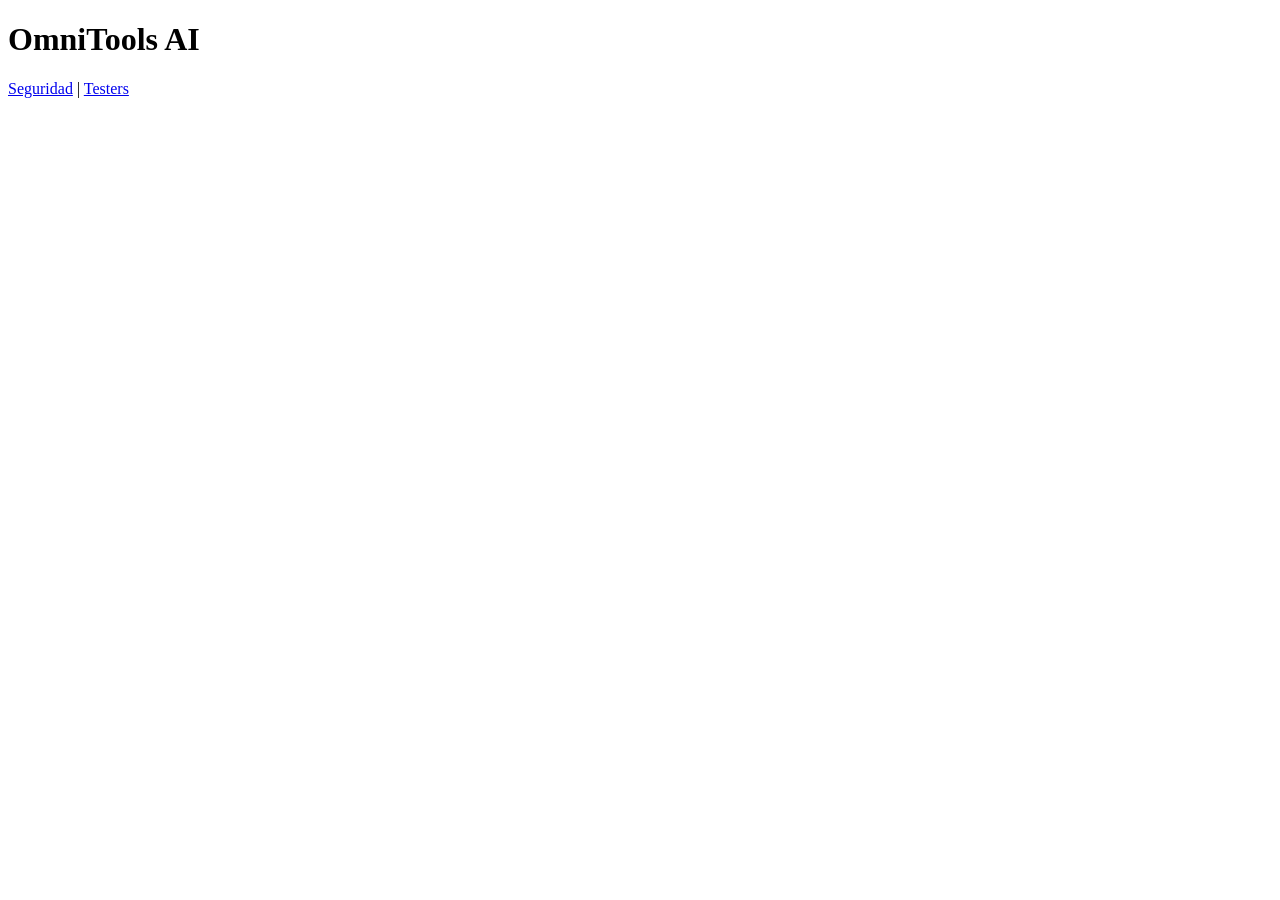
<file: temlpates/index.html>
<!DOCTYPE html>
<html>
<head><title>OmniTools AI</title></head>
<body>
    <h1>OmniTools AI</h1>
    <nav>
        <a href="/seguridad">Seguridad</a> | 
        <a href="/testers">Testers</a>
    </nav>
</body>
</html>
</file>
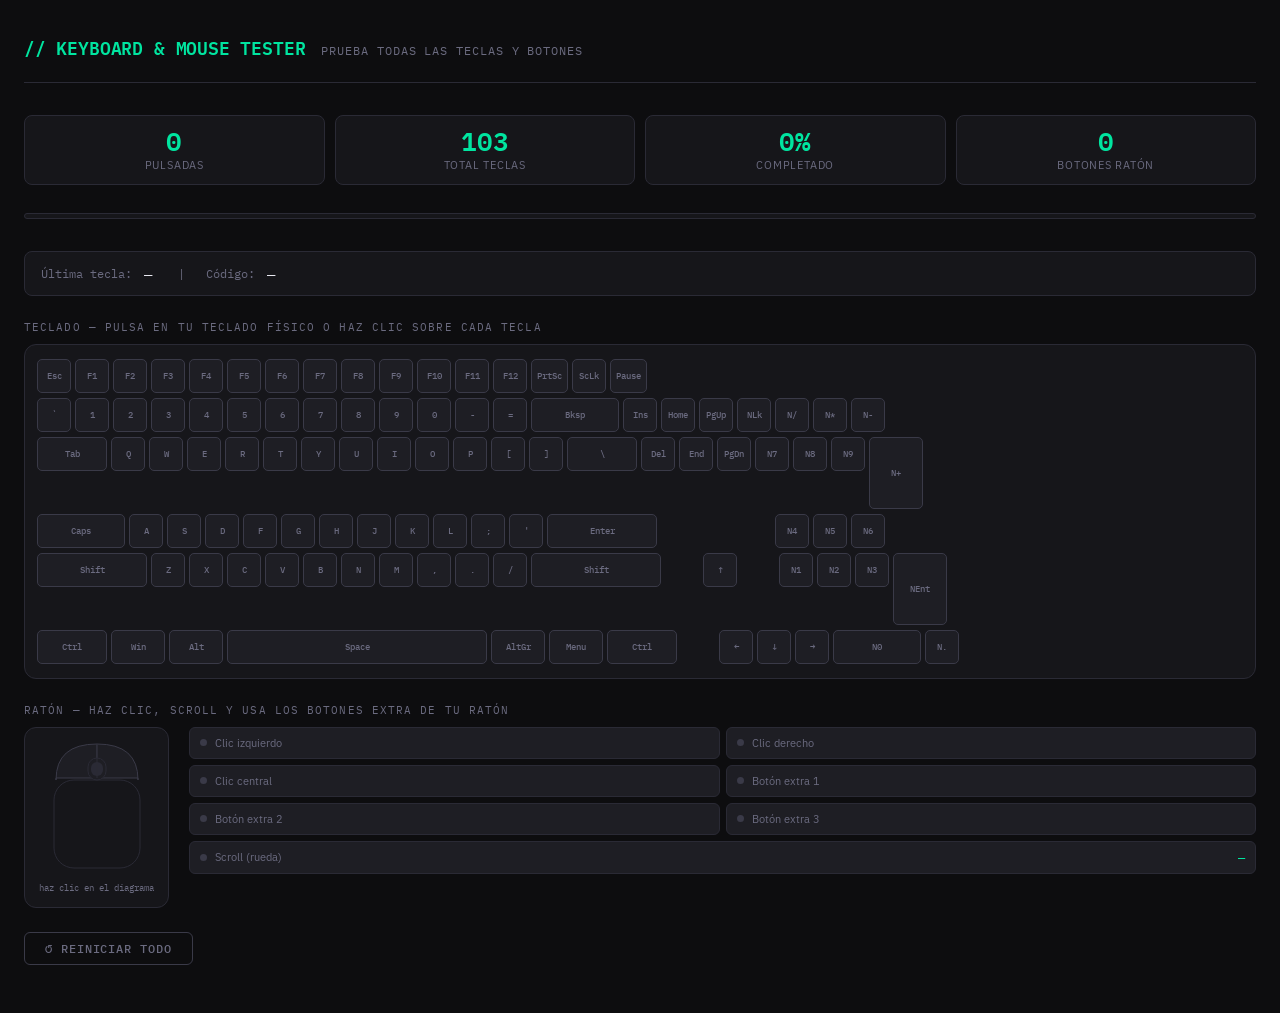
<file: templates/tester_teclado_raton.html>
<!DOCTYPE html>
<html lang="es">
<head>
<meta charset="UTF-8">
<meta name="viewport" content="width=device-width, initial-scale=1.0">
<title>Tester de Teclado y Ratón</title>
<style>
  @import url('https://fonts.googleapis.com/css2?family=IBM+Plex+Mono:wght@400;500;600&family=IBM+Plex+Sans:wght@400;500;600&display=swap');

  *, *::before, *::after { box-sizing: border-box; margin: 0; padding: 0; }

  :root {
    --bg: #0d0d0f;
    --surface: #16161a;
    --surface2: #1e1e24;
    --border: #2a2a35;
    --border2: #3a3a48;
    --text: #e8e8f0;
    --muted: #6b6b80;
    --accent: #00e5a0;
    --accent2: #00b57d;
    --accent-dim: rgba(0,229,160,0.12);
    --accent-glow: rgba(0,229,160,0.25);
    --danger: #ff4757;
  }

  body {
    background: var(--bg);
    color: var(--text);
    font-family: 'IBM Plex Sans', monospace;
    min-height: 100vh;
    padding: 2rem 1.5rem 3rem;
    user-select: none;
  }

  header {
    display: flex;
    align-items: baseline;
    gap: 1rem;
    margin-bottom: 2rem;
    border-bottom: 1px solid var(--border);
    padding-bottom: 1.25rem;
  }

  header h1 {
    font-family: 'IBM Plex Mono', monospace;
    font-size: 1.1rem;
    font-weight: 600;
    color: var(--accent);
    letter-spacing: -0.01em;
  }

  header span {
    font-family: 'IBM Plex Mono', monospace;
    font-size: 0.72rem;
    color: var(--muted);
    letter-spacing: 0.08em;
    text-transform: uppercase;
  }

  .stats-row {
    display: grid;
    grid-template-columns: repeat(4, 1fr);
    gap: 10px;
    margin-bottom: 1.75rem;
  }

  .stat {
    background: var(--surface);
    border: 1px solid var(--border);
    border-radius: 8px;
    padding: 12px 16px;
    text-align: center;
  }

  .stat-val {
    font-family: 'IBM Plex Mono', monospace;
    font-size: 1.6rem;
    font-weight: 600;
    color: var(--accent);
    line-height: 1;
    margin-bottom: 4px;
  }

  .stat-lbl {
    font-size: 0.68rem;
    color: var(--muted);
    text-transform: uppercase;
    letter-spacing: 0.07em;
  }

  .progress-wrap {
    background: var(--surface);
    border-radius: 99px;
    height: 6px;
    margin-bottom: 2rem;
    overflow: hidden;
    border: 1px solid var(--border);
  }

  .progress-bar {
    height: 100%;
    background: var(--accent);
    border-radius: 99px;
    transition: width 0.35s cubic-bezier(.4,0,.2,1);
    box-shadow: 0 0 10px var(--accent-glow);
    width: 0%;
  }

  /* KEYBOARD */
  .section-label {
    font-family: 'IBM Plex Mono', monospace;
    font-size: 0.68rem;
    color: var(--muted);
    text-transform: uppercase;
    letter-spacing: 0.1em;
    margin-bottom: 10px;
  }

  .keyboard {
    background: var(--surface);
    border: 1px solid var(--border);
    border-radius: 12px;
    padding: 14px 12px;
    margin-bottom: 1.5rem;
    display: flex;
    flex-direction: column;
    gap: 5px;
    overflow-x: auto;
  }

  .kb-row {
    display: flex;
    gap: 4px;
    justify-content: flex-start;
  }

  .key {
    min-width: 34px;
    height: 34px;
    border-radius: 5px;
    border: 1px solid var(--border2);
    background: var(--surface2);
    font-family: 'IBM Plex Mono', monospace;
    font-size: 9px;
    font-weight: 500;
    color: var(--muted);
    display: flex;
    align-items: center;
    justify-content: center;
    cursor: pointer;
    transition: background 0.1s, color 0.1s, border-color 0.1s, box-shadow 0.1s;
    padding: 0 5px;
    flex-shrink: 0;
    white-space: nowrap;
    position: relative;
  }

  .key:hover {
    border-color: var(--border2);
    background: #252530;
  }

  .key.pressed {
    background: var(--accent-dim);
    color: var(--accent);
    border-color: var(--accent2);
    box-shadow: 0 0 8px var(--accent-glow), inset 0 0 6px rgba(0,229,160,0.08);
  }

  .key.gap { background: none; border: none; cursor: default; pointer-events: none; }

  .w2  { min-width: 54px; }
  .w3  { min-width: 70px; }
  .w4  { min-width: 88px; }
  .w5  { min-width: 110px; }
  .w6  { min-width: 130px; }
  .w7  { min-width: 150px; }
  .sp  { min-width: 260px; }
  .h2  { height: 72px; }

  /* MOUSE SECTION */
  .bottom-grid {
    display: grid;
    grid-template-columns: auto 1fr;
    gap: 20px;
    align-items: start;
    margin-bottom: 1.5rem;
  }

  .mouse-wrap {
    background: var(--surface);
    border: 1px solid var(--border);
    border-radius: 12px;
    padding: 14px;
  }

  .mouse-svg-area {
    display: flex;
    justify-content: center;
    margin-bottom: 10px;
  }

  .mouse-body-svg {
    width: 90px;
  }

  .mbtn-shape { fill: var(--surface2); stroke: var(--border2); stroke-width: 1; transition: fill 0.1s, stroke 0.1s; }
  .mbtn-shape.pressed { fill: var(--accent-dim); stroke: var(--accent2); }

  .mouse-info-grid {
    display: grid;
    grid-template-columns: 1fr 1fr;
    gap: 6px;
  }

  .mbtn-row {
    display: flex;
    align-items: center;
    gap: 8px;
    padding: 8px 10px;
    border-radius: 6px;
    background: var(--surface2);
    border: 1px solid var(--border);
    font-size: 11px;
    color: var(--muted);
    transition: border-color 0.1s, color 0.1s;
    cursor: default;
  }

  .mbtn-row.active {
    border-color: var(--accent2);
    color: var(--accent);
  }

  .dot {
    width: 7px; height: 7px;
    border-radius: 50%;
    background: var(--border2);
    flex-shrink: 0;
    transition: background 0.1s;
  }

  .mbtn-row.active .dot { background: var(--accent); box-shadow: 0 0 5px var(--accent-glow); }

  .scroll-info {
    grid-column: span 2;
    display: flex;
    align-items: center;
    gap: 8px;
    padding: 8px 10px;
    border-radius: 6px;
    background: var(--surface2);
    border: 1px solid var(--border);
    font-size: 11px;
    color: var(--muted);
    transition: border-color 0.1s;
  }

  .scroll-info.active { border-color: var(--accent2); color: var(--accent); }
  .scroll-count { font-family: 'IBM Plex Mono', monospace; font-size: 12px; margin-left: auto; color: var(--accent); }

  /* last key display */
  .lastkey-bar {
    background: var(--surface);
    border: 1px solid var(--border);
    border-radius: 8px;
    padding: 10px 16px;
    font-family: 'IBM Plex Mono', monospace;
    font-size: 0.75rem;
    color: var(--muted);
    margin-bottom: 1.5rem;
    display: flex;
    gap: 12px;
    align-items: center;
  }

  .lastkey-val {
    color: var(--text);
    font-weight: 600;
    font-size: 0.85rem;
  }

  /* reset */
  .footer {
    display: flex;
    align-items: center;
    gap: 12px;
    margin-top: 0.5rem;
  }

  .reset-btn {
    font-family: 'IBM Plex Mono', monospace;
    font-size: 0.72rem;
    font-weight: 500;
    text-transform: uppercase;
    letter-spacing: 0.08em;
    padding: 8px 20px;
    border-radius: 6px;
    border: 1px solid var(--border2);
    background: transparent;
    color: var(--muted);
    cursor: pointer;
    transition: background 0.15s, color 0.15s, border-color 0.15s;
  }

  .reset-btn:hover { background: var(--surface2); color: var(--text); border-color: var(--border2); }

  .complete-badge {
    display: none;
    font-family: 'IBM Plex Mono', monospace;
    font-size: 0.72rem;
    font-weight: 600;
    letter-spacing: 0.05em;
    color: var(--accent);
    border: 1px solid var(--accent2);
    border-radius: 6px;
    padding: 7px 14px;
    background: var(--accent-dim);
  }

  .complete-badge.show { display: block; }
</style>
</head>
<body>

<header>
  <h1>// KEYBOARD & MOUSE TESTER</h1>
  <span>prueba todas las teclas y botones</span>
</header>

<div class="stats-row">
  <div class="stat"><div class="stat-val" id="pressedCount">0</div><div class="stat-lbl">pulsadas</div></div>
  <div class="stat"><div class="stat-val" id="totalCount">0</div><div class="stat-lbl">total teclas</div></div>
  <div class="stat"><div class="stat-val" id="pctVal">0%</div><div class="stat-lbl">completado</div></div>
  <div class="stat"><div class="stat-val" id="mouseCount">0</div><div class="stat-lbl">botones ratón</div></div>
</div>

<div class="progress-wrap"><div class="progress-bar" id="progBar"></div></div>

<div class="lastkey-bar">
  Última tecla: <span class="lastkey-val" id="lastKey">—</span>
  &nbsp;&nbsp;|&nbsp;&nbsp; Código: <span class="lastkey-val" id="lastCode">—</span>
</div>

<div class="section-label">teclado — pulsa en tu teclado físico o haz clic sobre cada tecla</div>
<div class="keyboard" id="keyboard"></div>

<div class="section-label">ratón — haz clic, scroll y usa los botones extra de tu ratón</div>
<div class="bottom-grid">
  <div class="mouse-wrap">
    <div class="mouse-svg-area">
      <svg class="mouse-body-svg" viewBox="0 0 90 130" xmlns="http://www.w3.org/2000/svg">
        <rect x="2" y="38" width="86" height="88" rx="20" fill="#16161a" stroke="#2a2a35" stroke-width="1"/>
        <path id="ml" class="mbtn-shape" d="M4 38 Q4 2 45 2 L45 36 L4 36 Z" rx="5"/>
        <path id="mr" class="mbtn-shape" d="M86 38 Q86 2 45 2 L45 36 L86 36 Z"/>
        <rect x="36" y="16" width="18" height="22" rx="9" fill="#1e1e24" stroke="#2a2a35" stroke-width="1"/>
        <rect id="mwh" x="39" y="20" width="12" height="14" rx="6" fill="#2a2a35"/>
        <line x1="45" y1="36" x2="45" y2="2" stroke="#2a2a35" stroke-width="1"/>
      </svg>
    </div>
    <div style="font-family:'IBM Plex Mono',monospace;font-size:9px;color:var(--muted);text-align:center;">haz clic en el diagrama</div>
  </div>

  <div>
    <div class="mouse-info-grid">
      <div class="mbtn-row" id="r-left"><div class="dot"></div>Clic izquierdo</div>
      <div class="mbtn-row" id="r-right"><div class="dot"></div>Clic derecho</div>
      <div class="mbtn-row" id="r-middle"><div class="dot"></div>Clic central</div>
      <div class="mbtn-row" id="r-x1"><div class="dot"></div>Botón extra 1</div>
      <div class="mbtn-row" id="r-x2"><div class="dot"></div>Botón extra 2</div>
      <div class="mbtn-row" id="r-x3"><div class="dot"></div>Botón extra 3</div>
      <div class="scroll-info" id="r-scroll">
        <div class="dot" id="d-scroll"></div>
        Scroll (rueda)
        <span class="scroll-count" id="scrollCount">—</span>
      </div>
    </div>
  </div>
</div>

<div class="footer">
  <button class="reset-btn" id="resetBtn">↺ Reiniciar todo</button>
  <div class="complete-badge" id="completeBadge">✓ ¡Teclado completo!</div>
</div>

<script>
const layout = [
  [
    {l:'Esc',c:'Escape'},{l:'F1',c:'F1'},{l:'F2',c:'F2'},{l:'F3',c:'F3'},{l:'F4',c:'F4'},
    {l:'F5',c:'F5'},{l:'F6',c:'F6'},{l:'F7',c:'F7'},{l:'F8',c:'F8'},
    {l:'F9',c:'F9'},{l:'F10',c:'F10'},{l:'F11',c:'F11'},{l:'F12',c:'F12'},
    {l:'PrtSc',c:'PrintScreen'},{l:'ScLk',c:'ScrollLock'},{l:'Pause',c:'Pause'}
  ],
  [
    {l:'`',c:'Backquote'},{l:'1',c:'Digit1'},{l:'2',c:'Digit2'},{l:'3',c:'Digit3'},
    {l:'4',c:'Digit4'},{l:'5',c:'Digit5'},{l:'6',c:'Digit6'},{l:'7',c:'Digit7'},
    {l:'8',c:'Digit8'},{l:'9',c:'Digit9'},{l:'0',c:'Digit0'},{l:'-',c:'Minus'},
    {l:'=',c:'Equal'},{l:'Bksp',c:'Backspace',w:'w4'},
    {l:'Ins',c:'Insert'},{l:'Home',c:'Home'},{l:'PgUp',c:'PageUp'},
    {l:'NLk',c:'NumLock'},{l:'N/',c:'NumpadDivide'},{l:'N*',c:'NumpadMultiply'},{l:'N-',c:'NumpadSubtract'}
  ],
  [
    {l:'Tab',c:'Tab',w:'w3'},{l:'Q',c:'KeyQ'},{l:'W',c:'KeyW'},{l:'E',c:'KeyE'},
    {l:'R',c:'KeyR'},{l:'T',c:'KeyT'},{l:'Y',c:'KeyY'},{l:'U',c:'KeyU'},
    {l:'I',c:'KeyI'},{l:'O',c:'KeyO'},{l:'P',c:'KeyP'},{l:'[',c:'BracketLeft'},
    {l:']',c:'BracketRight'},{l:'\\',c:'Backslash',w:'w3'},
    {l:'Del',c:'Delete'},{l:'End',c:'End'},{l:'PgDn',c:'PageDown'},
    {l:'N7',c:'Numpad7'},{l:'N8',c:'Numpad8'},{l:'N9',c:'Numpad9'},{l:'N+',c:'NumpadAdd',w:'w2',h:'h2'}
  ],
  [
    {l:'Caps',c:'CapsLock',w:'w4'},{l:'A',c:'KeyA'},{l:'S',c:'KeyS'},{l:'D',c:'KeyD'},
    {l:'F',c:'KeyF'},{l:'G',c:'KeyG'},{l:'H',c:'KeyH'},{l:'J',c:'KeyJ'},
    {l:'K',c:'KeyK'},{l:'L',c:'KeyL'},{l:';',c:'Semicolon'},{l:"'",c:'Quote'},
    {l:'Enter',c:'Enter',w:'w5'},
    {l:'',c:'',gap:true},{l:'',c:'',gap:true},{l:'',c:'',gap:true},
    {l:'N4',c:'Numpad4'},{l:'N5',c:'Numpad5'},{l:'N6',c:'Numpad6'}
  ],
  [
    {l:'Shift',c:'ShiftLeft',w:'w5'},{l:'Z',c:'KeyZ'},{l:'X',c:'KeyX'},{l:'C',c:'KeyC'},
    {l:'V',c:'KeyV'},{l:'B',c:'KeyB'},{l:'N',c:'KeyN'},{l:'M',c:'KeyM'},
    {l:',',c:'Comma'},{l:'.',c:'Period'},{l:'/',c:'Slash'},{l:'Shift',c:'ShiftRight',w:'w6'},
    {l:'',c:'',gap:true},{l:'↑',c:'ArrowUp'},{l:'',c:'',gap:true},
    {l:'N1',c:'Numpad1'},{l:'N2',c:'Numpad2'},{l:'N3',c:'Numpad3'},{l:'NEnt',c:'NumpadEnter',w:'w2',h:'h2'}
  ],
  [
    {l:'Ctrl',c:'ControlLeft',w:'w3'},{l:'Win',c:'MetaLeft',w:'w2'},{l:'Alt',c:'AltLeft',w:'w2'},
    {l:'Space',c:'Space',w:'sp'},
    {l:'AltGr',c:'AltRight',w:'w2'},{l:'Menu',c:'ContextMenu',w:'w2'},{l:'Ctrl',c:'ControlRight',w:'w3'},
    {l:'',c:'',gap:true},{l:'←',c:'ArrowLeft'},{l:'↓',c:'ArrowDown'},{l:'→',c:'ArrowRight'},
    {l:'N0',c:'Numpad0',w:'w4'},{l:'N.',c:'NumpadDecimal'}
  ]
];

const pressedKeys = new Set();
const pressedMouse = new Set();
const allCodes = new Set();
const keyEls = {};
let scrollN = 0;

function buildKB() {
  const kb = document.getElementById('keyboard');
  layout.forEach(row => {
    const rowEl = document.createElement('div');
    rowEl.className = 'kb-row';
    row.forEach(def => {
      const el = document.createElement('div');
      if (def.gap) { el.className = 'key gap'; el.style.minWidth='34px'; rowEl.appendChild(el); return; }
      el.className = 'key' + (def.w ? ' '+def.w : '') + (def.h ? ' '+def.h : '');
      el.textContent = def.l;
      el.dataset.code = def.c;
      if (def.c) {
        allCodes.add(def.c);
        keyEls[def.c] = el;
        el.addEventListener('click', () => { pressKey(def.c, def.l); });
      }
      rowEl.appendChild(el);
    });
    kb.appendChild(rowEl);
  });
  updateUI();
}

function pressKey(code, label) {
  if (!allCodes.has(code) || !code) return;
  pressedKeys.add(code);
  if (keyEls[code]) keyEls[code].classList.add('pressed');
  if (label) { document.getElementById('lastKey').textContent = label; document.getElementById('lastCode').textContent = code; }
  updateUI();
}

function updateUI() {
  const n = pressedKeys.size;
  const total = allCodes.size;
  const pct = total ? Math.round(n / total * 100) : 0;
  document.getElementById('pressedCount').textContent = n;
  document.getElementById('totalCount').textContent = total;
  document.getElementById('pctVal').textContent = pct + '%';
  document.getElementById('progBar').style.width = pct + '%';
  document.getElementById('mouseCount').textContent = pressedMouse.size;
  document.getElementById('completeBadge').classList.toggle('show', n >= total && total > 0);
}

document.addEventListener('keydown', e => {
  e.preventDefault();
  const code = e.code;
  const el = keyEls[code];
  const label = el ? el.textContent : code;
  pressKey(code, label);
});

const mouseRows = {0:'r-left',1:'r-middle',2:'r-right',3:'r-x1',4:'r-x2',5:'r-x3'};
const mouseLabels = {0:'Clic izquierdo',1:'Clic central',2:'Clic derecho',3:'Botón extra 1',4:'Botón extra 2',5:'Botón extra 3'};

function activateMouse(btn) {
  const rowId = mouseRows[btn];
  if (!rowId) return;
  pressedMouse.add(btn);
  document.getElementById(rowId).classList.add('active');
  if (btn === 0) document.getElementById('ml').classList.add('pressed');
  if (btn === 2) document.getElementById('mr').classList.add('pressed');
  if (btn === 1) document.getElementById('mwh').style.fill = '#00b57d';
  updateUI();
}

document.addEventListener('mousedown', e => { activateMouse(e.button); });
document.addEventListener('mouseup', e => {
  if (e.button === 0) document.getElementById('ml').classList.remove('pressed');
  if (e.button === 2) document.getElementById('mr').classList.remove('pressed');
  if (e.button === 1) document.getElementById('mwh').style.fill = '#2a2a35';
});
document.addEventListener('contextmenu', e => e.preventDefault());

document.addEventListener('wheel', e => {
  scrollN++;
  pressedMouse.add('scroll');
  const si = document.getElementById('r-scroll');
  const ds = document.getElementById('d-scroll');
  si.classList.add('active');
  ds.style.background = 'var(--accent)';
  document.getElementById('scrollCount').textContent = '× ' + scrollN;
  document.getElementById('mwh').style.fill = '#00b57d';
  clearTimeout(si._t);
  si._t = setTimeout(() => {
    document.getElementById('mwh').style.fill = '#2a2a35';
  }, 200);
  updateUI();
});

document.getElementById('resetBtn').addEventListener('click', () => {
  pressedKeys.clear();
  pressedMouse.clear();
  scrollN = 0;
  Object.values(keyEls).forEach(el => el.classList.remove('pressed'));
  Object.values(mouseRows).forEach(id => document.getElementById(id).classList.remove('active'));
  document.getElementById('ml').classList.remove('pressed');
  document.getElementById('mr').classList.remove('pressed');
  document.getElementById('mwh').style.fill = '#2a2a35';
  document.getElementById('d-scroll').style.background = '';
  document.getElementById('scrollCount').textContent = '—';
  document.getElementById('lastKey').textContent = '—';
  document.getElementById('lastCode').textContent = '—';
  updateUI();
});

buildKB();
</script>
</body>
</html>
</file>
